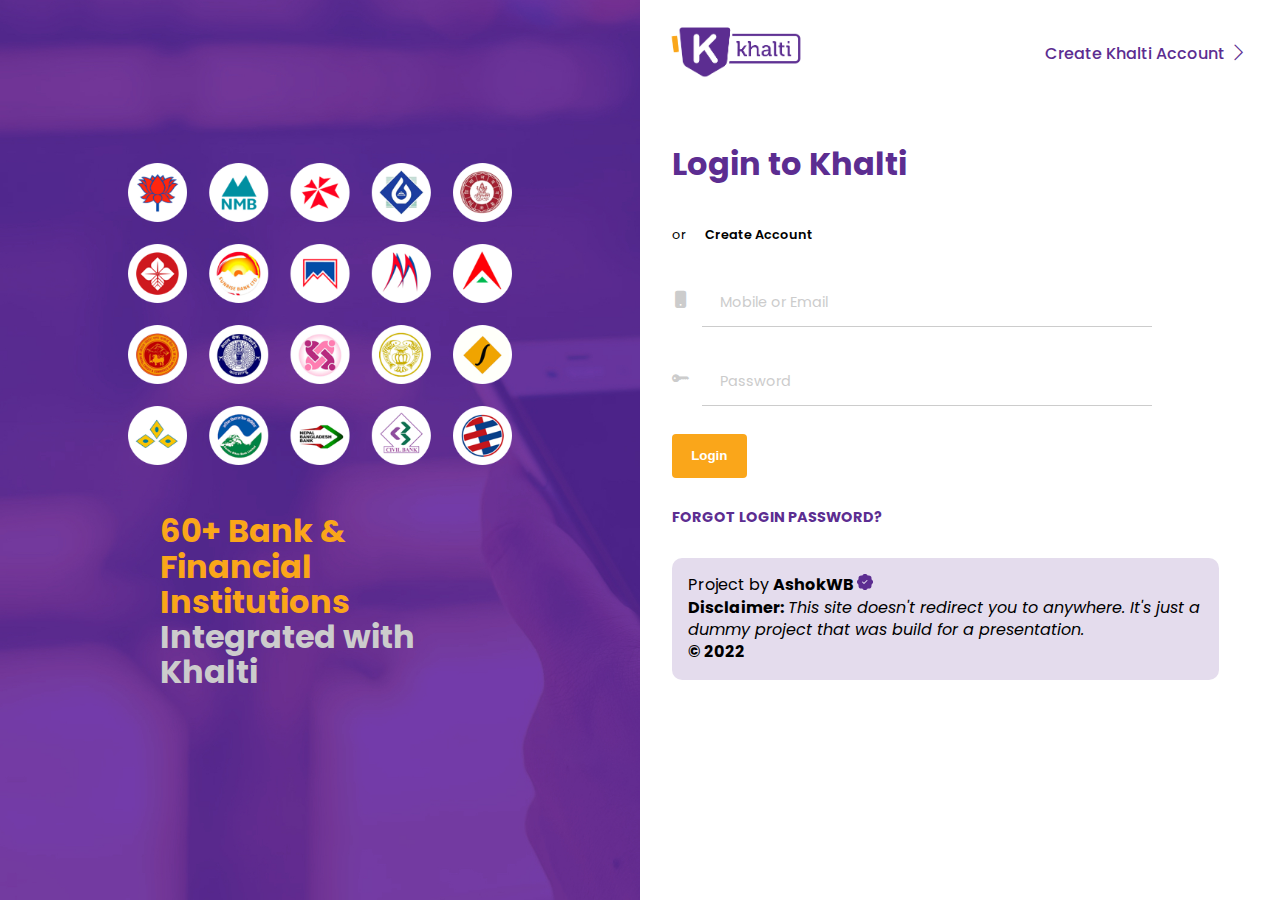
<file: index.html>
<!DOCTYPE html>
<html lang="en">
<head>
    <meta charset="UTF-8">
    <meta http-equiv="X-UA-Compatible" content="IE=edge">
    <meta name="viewport" content="width=device-width, initial-scale=1.0">
    <title>Unofficial Khalti by AshokWB</title>
    <link rel="stylesheet" href="style.css">
</head>
<body>
    <section class="left">
        <container class="hero-banner">
            <img src="./images/bank-icons.png" class="bank-icons">
            <div class="text-content">

                <span class="khalti-integration">
                    60+ Bank & Financial Institutions 
                </span>
                <br>
                Integrated with Khalti
            </div>
        </container>
    </section>
    <section class="right">
        <nav class="header">
            <div class="logo-container">
                <a href="./index.html">
                    <img src="./images/logo1.png" class="logo">
                </a>
                </div>
            <div class="create-khalti-account">
                <a href="./join.html">Create Khalti Account <i class="bi bi-chevron-right"></i></a>
            </div>
        </nav>
        <div class="login">
            <h1>Login to Khalti</h1>
            <div class="create-account">
                or <a href="./join.html">Create Account</a>
            </div>
            <div class="input-section">

                <div class="floating-label-group">
                    <i class="bi bi-phone-fill"></i>
                    <input type="text" name="" id="username" autocomplete="off" required/>
                    <label class="floating-label">
                        Mobile or Email
                    </label>
                </div>
                <div class="floating-label-group">
                    <i class="bi bi-key-fill"></i>
                    <input type="password" name="" id="password" required/>
                    <label class="floating-label">
                        Password
                    </label>
                </div>
                <div class="login-btn">
                    <button type="submit">Login</button>
                </div>
                <a href="./recover.html" class="forgot-password">FORGOT LOGIN PASSWORD?</a>
            </div>
            <div class="disclaimer-section">

            
                <div class="project-author">
                    <div class="name">
                        Project by <span>AshokWB </span>
        
                            <svg xmlns="http://www.w3.org/2000/svg" width="16" height="16" fill="currentColor" class="bi bi-patch-check-fill verified" viewBox="0 0 16 16" title="verified" alt="verified">
                                <path d="M10.067.87a2.89 2.89 0 0 0-4.134 0l-.622.638-.89-.011a2.89 2.89 0 0 0-2.924 2.924l.01.89-.636.622a2.89 2.89 0 0 0 0 4.134l.637.622-.011.89a2.89 2.89 0 0 0 2.924 2.924l.89-.01.622.636a2.89 2.89 0 0 0 4.134 0l.622-.637.89.011a2.89 2.89 0 0 0 2.924-2.924l-.01-.89.636-.622a2.89 2.89 0 0 0 0-4.134l-.637-.622.011-.89a2.89 2.89 0 0 0-2.924-2.924l-.89.01-.622-.636zm.287 5.984-3 3a.5.5 0 0 1-.708 0l-1.5-1.5a.5.5 0 1 1 .708-.708L7 8.793l2.646-2.647a.5.5 0 0 1 .708.708z"/><title>verified</title>
                            </svg> 
                    </div>
                </div>
                <div class="disclaimer"><b>Disclaimer:</b> <i>This site doesn't redirect you to anywhere. It's just a dummy project that was build for a presentation.</i></div>
                <div class="project-year">© 2022</div>
            </div>

        </div>
    </section>
<script src="app.js"></script>
</body>
</html>
</file>
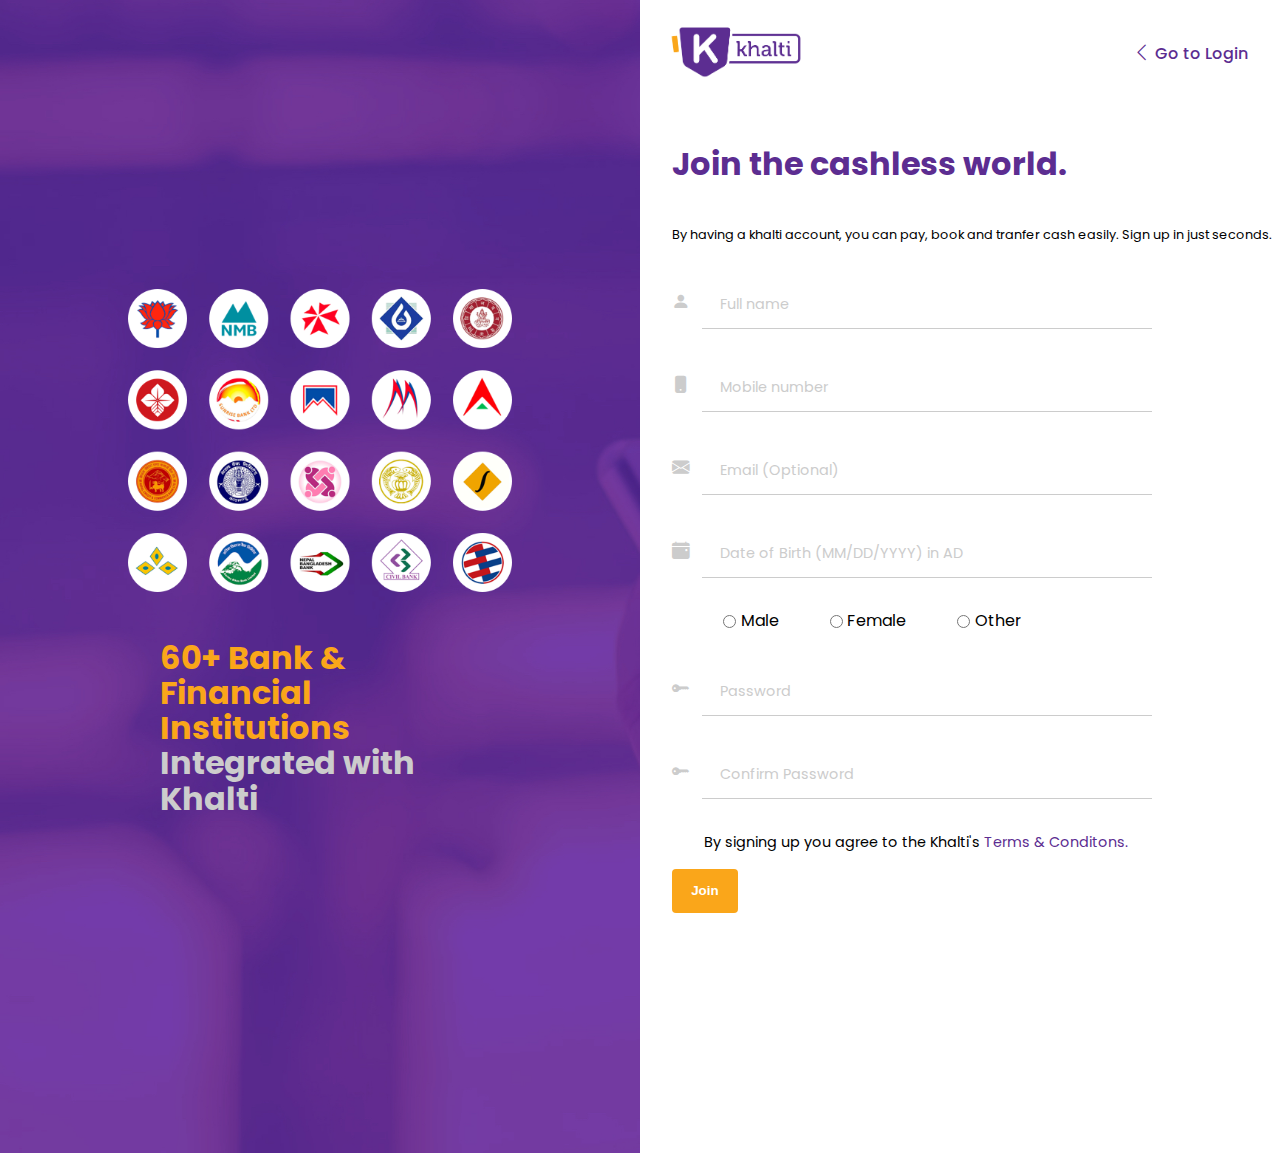
<file: join.html>
<!DOCTYPE html>
<html lang="en">
<head>
    <meta charset="UTF-8">
    <meta http-equiv="X-UA-Compatible" content="IE=edge">
    <meta name="viewport" content="width=device-width, initial-scale=1.0">
    <meta name="p:domain_verify" content="d36d75c80b937099a3adab0b0a521e20"/>
    <title>Unofficial Khalti Login | AshokWB</title>
    <link rel="stylesheet" href="style.css">
</head>
<body>
    <section class="left">
        <container class="hero-banner">
            <img src="./images/bank-icons.png" class="bank-icons">
            <div class="text-content">

                <span class="khalti-integration">
                    60+ Bank & Financial Institutions 
                </span>
                <br>
                Integrated with Khalti
            </div>
        </container>
    </section>
    <section class="right">
        <nav class="header">
            <div class="logo-container">
                <a href="./index.html">
                    <img src="./images/logo1.png" class="logo">
                </a>
                </div>
            <div class="create-khalti-account">
                <a href="./index.html"><i class="bi bi-chevron-left"></i> Go to Login</a>
            </div>
        </nav>
        <div class="login">
            <h1>Join the cashless world.</h1>
            <div class="create-account">
                By having a khalti account, you can pay, book and tranfer cash easily.
Sign up in just seconds.
            </div>
            <div class="join-section">

                <div class="floating-label-group join">
                    <i class="bi bi-person-fill"></i>
                    <input type="text" name="" id="fullname" autocomplete="off" required/>
                    <label class="floating-label">
                        Full name
                    </label>
                </div>
                <div class="floating-label-group join">
                    <i class="bi bi-phone-fill"></i>
                    <input type="number" maxlength="10" name="" id="mobile" autocomplete="off" required/>
                    <label class="floating-label">
                        Mobile number
                    </label>
                </div>
                <div class="floating-label-group join">
                    <i class="bi bi-envelope-fill"></i>
                    <input type="email" name="" id="email" autocomplete="off" required/>
                    <label class="floating-label">
                        Email (Optional)
                        
                    </label>
                </div>
                <div class="floating-label-group join">
                    <i class="bi bi-calendar-event-fill"></i>
                    <input type="text" name="" id="dob" required/>
                    <label class="floating-label">
                        Date of Birth (MM/DD/YYYY) in AD
                    </label>
                </div>
                <div class="floating-label-group gender join" id="genderselector">
                    <input type="radio" id="male" name="gender" value="male">
                    <label for="male">Male</label>
                    <input type="radio" id="css" name="gender" value="female">
                    <label for="female">Female</label>
                    <input type="radio" id="javascript" name="gender" value="other">
                    <label for="other">Other</label>
                    
                </div>                
                <div class="floating-label-group join">
                    <i class="bi bi-key-fill"></i>
                    <input type="password" name="" id="password" autocomplete="off" required/>
                    <label class="floating-label">
                        Password
                    </label>
                </div>
                <div class="floating-label-group join">
                    <i class="bi bi-key-fill"></i>
                    <input type="password" name="" id="password-confirmation" autocomplete="off" required/>
                    <label class="floating-label">
                        Confirm Password
                    </label>
                </div>
                <span class="terms">
                    By signing up you agree to the Khalti's <a href="#">Terms & Conditons.</a>
                </span>
                <div class="login-btn join join-btn">
                    <button type="submit">Join</button>
                </div>
                
            </div>

        </div>
    </section>
<script src="app.js"></script>
<!-- Pinterest Tag -->
<script>
    !function(e){if(!window.pintrk){window.pintrk = function () {
    window.pintrk.queue.push(Array.prototype.slice.call(arguments))};var
      n=window.pintrk;n.queue=[],n.version="3.0";var
      t=document.createElement("script");t.async=!0,t.src=e;var
      r=document.getElementsByTagName("script")[0];
      r.parentNode.insertBefore(t,r)}}("https://s.pinimg.com/ct/core.js");
    pintrk('load', '2612889510042', {em: '<user_email_address>'});
    pintrk('page');
    </script>
    <noscript>
    <img height="1" width="1" style="display:none;" alt=""
      src="https://ct.pinterest.com/v3/?event=init&tid=2612889510042&pd[em]=<hashed_email_address>&noscript=1" />
    </noscript>
    <!-- end Pinterest Tag -->
</body>
</html>
</file>
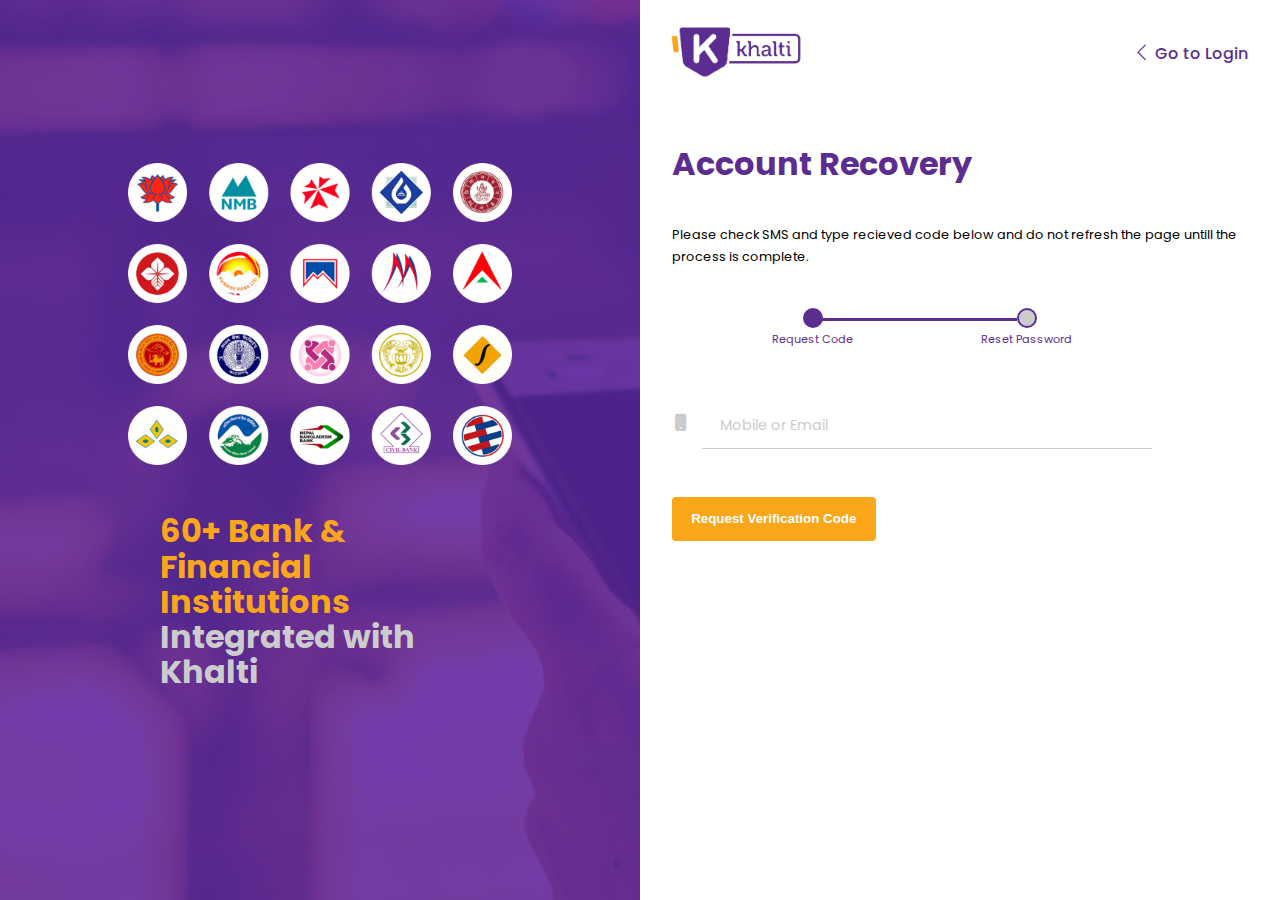
<file: recover.html>
<!DOCTYPE html>
<html lang="en">
<head>
    <meta charset="UTF-8">
    <meta http-equiv="X-UA-Compatible" content="IE=edge">
    <meta name="viewport" content="width=device-width, initial-scale=1.0">
    <title>Document</title>
    <link rel="stylesheet" href="style.css">
</head>
<body>
    <section class="left">
        <container class="hero-banner">
            <img src="./images/bank-icons.png" class="bank-icons">
            <div class="text-content">

                <span class="khalti-integration">
                    60+ Bank & Financial Institutions 
                </span>
                <br>
                Integrated with Khalti
            </div>
        </container>
    </section>
    <section class="right">
        <nav class="header">
            <div class="logo-container">
                <a href="./index.html">
                    <img src="./images/logo1.png" class="logo">
                </a>
            </div>
            <div class="create-khalti-account">
                <a href="./index.html"><i class="bi bi-chevron-left"></i> Go to Login</a>
            </div>
        </nav>
        <div class="login">
            <h1>Account Recovery</h1>
            <div class="create-account">
                Please check SMS and type recieved code below and do not refresh the page untill the process is complete.
            </div>
            <div class="input-section">

                <div class="request">
                    <div class="request-code">
                        <span class="request-circle"></span>
                        Request Code
                    </div>
                    <div class="request-separator"></div>
                    <div class="request-code">
                        <span class="request-circle unfilled"></span>
                        Reset Password
                    </div>
                </div>

                <div class="floating-label-group">
                    <i class="bi bi-phone-fill"></i>
                    <input type="text" name="" id="username" autocomplete="off" required/>
                    <label class="floating-label">
                        Mobile or Email
                    </label>
                </div>
                
                <div class="login-btn">
                    <button type="submit">Request Verification Code</button>
                </div>
                
            </div>

        </div>
    </section>
<script src="app.js"></script>
</body>
</html>
</file>
<file: style.css>
@import url('https://fonts.googleapis.com/css2?family=Poppins:wght@400;500;600;700;800;900&display=swap');
@import url("https://cdn.jsdelivr.net/npm/bootstrap-icons@1.9.1/font/bootstrap-icons.css");
*,::before,::after{
    margin: 0;
    padding: 0;
    box-sizing: border-box;
}
:root{
    --accent-color-orange:#faa61a;
    --accent-color-purple:#5c2d91;
    --accent-color-grey:#cccccc;
    --accent-color-faded-orange:#ffb12f;
    --accent-color-blue:#307bc4;
}
body{
    font-family: 'Poppins', sans-serif;
    min-width: 100vw;
    min-height: 100vh;
    display: flex;
    overflow-x: hidden;
    color: #000000;
}
a{
    color: var(--accent-color-purple);
    text-decoration: none;
}
a:hover{
    color: var(--accent-color-blue);
}

.left{
    width: 50vw;
    transition: all 50ms ease;
}

.right{
    width: 50vw;
}

.hero-banner{
    width: 100%;
    height: 100%;
    display: flex;
    align-items: center;
    justify-content: center;
    flex-direction: column;
    background-image: url(./images/forgot-password-overlay.jpg);
    background-size: cover;

}

.bank-icons{
    width: 60%;
    /* pointer-events: none; */
    user-select: none;
}

.text-content{
    margin: 3rem 0;
    width: clamp(300px,50%,380px);
    font-size: 2rem;
    font-weight: 700;
    color: var(--accent-color-grey);
    text-align: left;
    line-height: 1.1em;
}

.khalti-integration{
    color: var(--accent-color-orange);
}

.header{
    width: 100%;
    display: flex;
    align-items: center;
    justify-content: space-between;
    padding: 1rem 0 0 1rem;
    cursor: pointer;
}

.logo-container{
    width: 160px;
}

.logo{
    width: 100%;
}
.create-khalti-account{
    font-weight: 500;
    margin: 0 2rem 0 0;
}
.create-khalti-account i{
    font-size: 1.2rem;
    font-weight: 900;
    align-items: center;
}
.login{
    margin: 3rem 0 0 0;
    display: flex;
    align-items: flex-start;
    justify-content: space-around;
    flex-direction: column;
    padding: 1rem 0 0 2rem;
    line-height: 1.4em;
}
.login h1{
    font-weight: bold;
    color: var(--accent-color-purple);
}

.create-account{
    font-size: .8rem;
    margin: 3rem 0 0 0;
}

.create-account a{
    color: #000000;
    font-weight: 600;
    margin: 0 0 0 1rem;
}
.create-account a:hover{
    color: var(--accent-color-blue)
}

.input-section{
    margin: 1rem 0 0 0;
    height: 280px;
    width: 500px;
    display: flex;
    align-items: flex-start;
    justify-content: space-around;
    flex-direction: column;
    user-select: none;
}
.join-section{
    margin: 1rem 0 0 0;
    width: 500px;
    display: flex;
    align-items: flex-start;
    justify-content: space-around;
    flex-direction: column;
    user-select: none;
}
.join{
    margin: 1rem 0;
}
.gender{
    width: 70%;
    display: flex;
    align-items: center;
    justify-content: center;
}
.gender label{
    margin: 0 0 0 -2.4rem;
}


.floating-label-group{
    position: relative;
}
.floating-label-group input[type="radio"]{
    color: #000000;
    background-color: #000000;
}
.floating-label-group i{
    color: var(--accent-color-grey);
    font-size: 1.1rem;
}
input{
    padding: 1rem;
    width: 450px;
    font-size: 1rem;
    font-weight: 600;
    margin: 0 0 0 .5rem;
    border: none;
    border-bottom: 1px solid var(--accent-color-grey);
    background-color: transparent;
}
input:focus{
    border-bottom: 1px solid var(--accent-color-purple);
    outline: none;
    background-color: inherit;
}
.floating-label-group.gender.join input[type=radio]:checked{
    background-color: green;
    color: #faa61a;
  }
.floating-label{
    position: absolute;
    left: 10%;
    top: 30%;
    color: var(--accent-color-grey);
    pointer-events: none;
    transition: all 100ms ease;
    z-index: -1;
    font-weight: 400;
    font-size: 0.9rem;
}

input:focus ~ .floating-label,
input:not(:focus):valid ~ .floating-label {
    left: 8%;
    top: -30%;
    color: var(--accent-color-purple);
    font-weight: 500;
}

.login-btn button{
    width: 100%;
    background-color: var(--accent-color-orange);
    outline: none;
    border: none;
    border-radius: 4px;
    padding: .9rem 1.2rem;
    color: #ffffff;
    font-weight:700;
    cursor: pointer;
}
.login-btn button:hover{
    background-color: var(--accent-color-faded-orange);
}

.forgot-password{
    font-size: 0.9rem;
    font-weight: 700;
}

/* Account Recovery */
.request{
    width: 100%;
    display: flex;
    align-items: center;
    justify-content: space-evenly;
    font-size: 0.7rem;
    color: var(--accent-color-purple);
}
.request-code{
    display: flex;
    align-items: center;
    justify-content: center;
    flex-direction: column;
}
.request-circle{
    width: 20px;
    height: 20px;
    background-color: var(--accent-color-purple);
    border-radius: 50%;
}
.unfilled{
    background-color:var(--accent-color-grey);
    border: 2px solid var(--accent-color-purple);
}
.request-separator{
    width: 40%;
    height: 2.3px;
    background-color: var(--accent-color-purple);
    transform: translateY(-10px);
    margin: 0 -8.5rem;
}

.terms{
    margin: 1rem 0 0 2rem;
    font-size: 0.9rem;
}

.join-btn{
    margin: 1rem 0 15rem 0;
}
.verified{
    color: var(--accent-color-purple);
}
.disclaimer-section{
    width: 90%;
    margin-top: 1rem;
    padding: 1rem;
    border-radius: 10px;
    background-color: #5c2d912a;
}
.project-author{
    display: inline-flex;
    align-items: center;
    flex-direction: row;
}
.project-author .name span{
    font-weight: 700;
}

.project-year{
    font-weight: 700;
}

/* mobile  */
@media only screen and (max-width:767px){
    body{
        max-width: 100vw;
    }
    .left{
        width: 0vw;
        transition: all 50ms ease;

    }
    .right{
        width: 100vw;
    }
    .login{
        padding: 1rem 0 0 2rem;
    }
    .hero-banner{
        display: none;
    }
    .floating-label-group.gender.join label{
        font-size: 1rem;    
    }
    .request{
        margin: 0 0 0 -4rem;
    }
    input{
        max-width: 350px;
    }
    .create-khalti-account{
        margin: 0 .2rem 0 0;
    }
}
</file>
